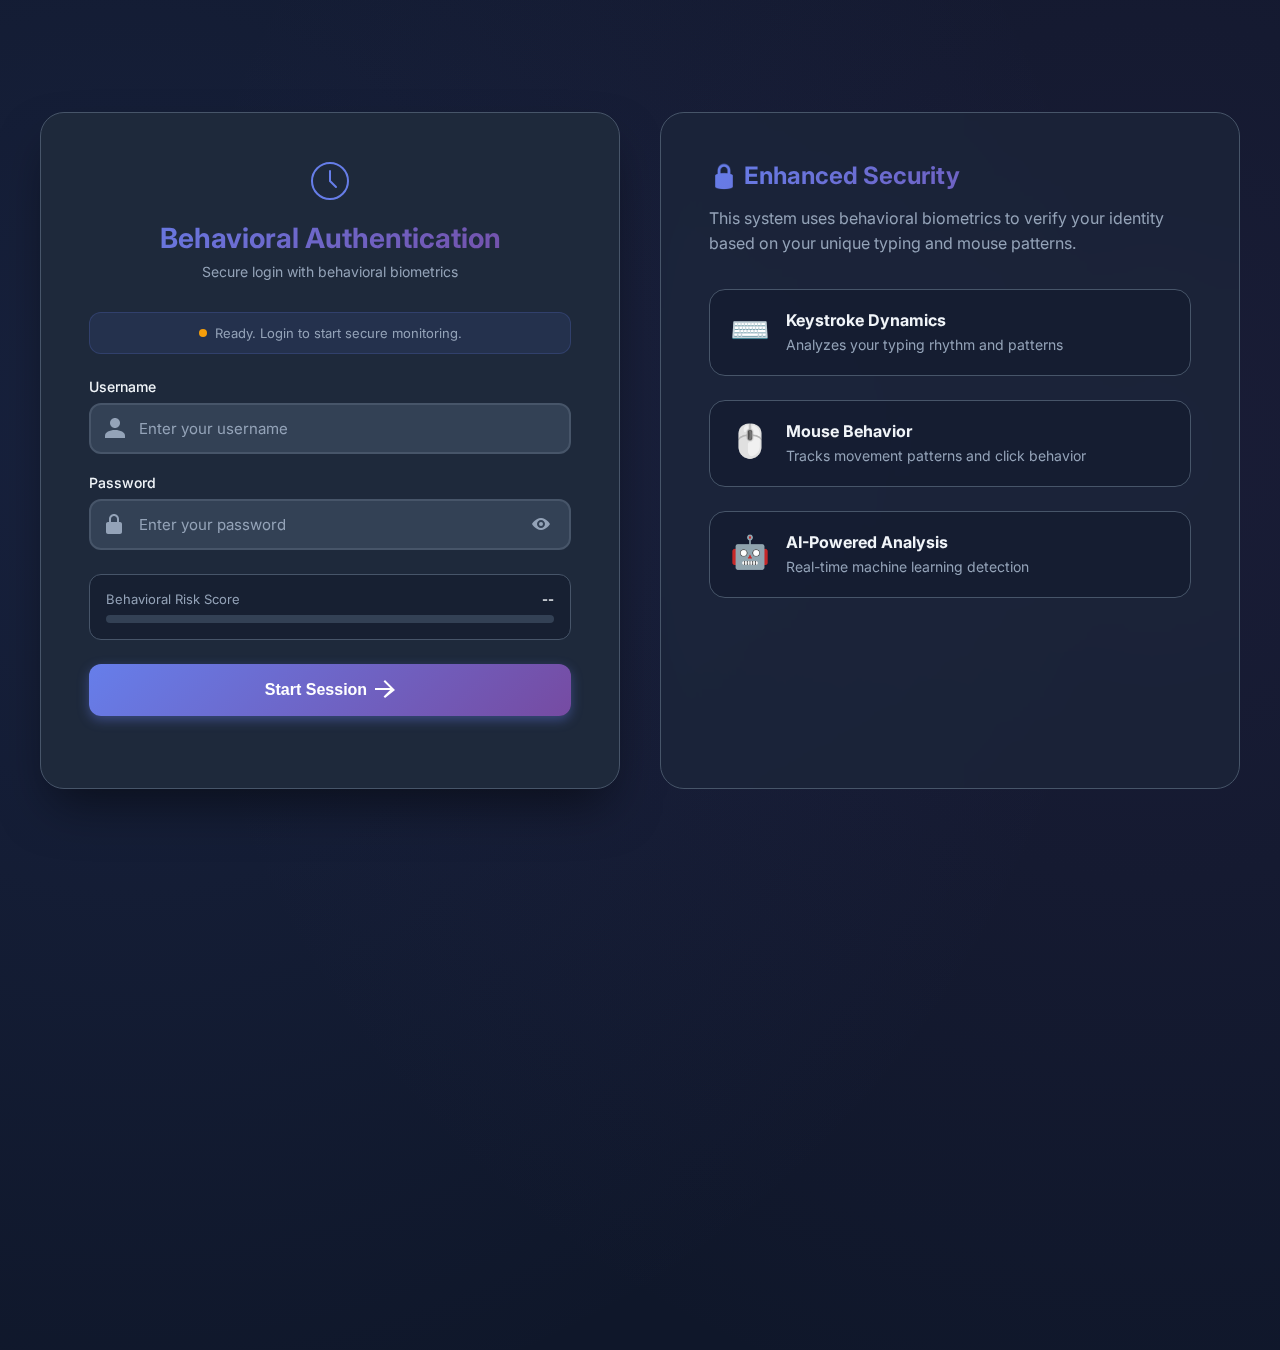
<file: frontend/dashboard/index.html>
<!DOCTYPE html>
<html lang="en">

<head>
    <meta charset="UTF-8">
    <meta name="viewport" content="width=device-width, initial-scale=1.0">
    <title>Freelancer Workspace</title>
    <link rel="stylesheet" href="style.css">
</head>

<body>
    <div class="app-shell">
        <aside class="sidebar">
            <div class="brand">Freelancer Workspace</div>
            <div class="user-box">
                <div><strong id="usernameText">User</strong></div>
                <div class="muted">Behavioral monitoring enabled</div>
            </div>
            <button id="newProjectBtn" class="secondary-btn">New Project</button>
            <ul id="projectList" class="project-list"></ul>
        </aside>

        <main class="main">
            <header class="topbar">
                <h1 id="projectTitle">Select or create a project</h1>
                <div class="risk-widget">
                    <span class="muted">Risk</span>
                    <strong id="riskScore">0.00</strong>
                </div>
            </header>

            <section class="task-create">
                <h2>Create Task</h2>
                <div class="task-form-grid">
                    <input id="taskTitleInput" type="text" placeholder="Task title">
                    <select id="taskPriorityInput">
                        <option value="low">Low</option>
                        <option value="medium" selected>Medium</option>
                        <option value="high">High</option>
                    </select>
                    <input id="taskDueDateInput" type="date">
                    <input id="taskAssigneeInput" type="text" placeholder="Assignee username (optional)">
                </div>
                <textarea id="taskDescriptionInput" placeholder="Task description"></textarea>
                <button id="createTaskBtn" class="primary-btn">Create Task</button>
            </section>

            <section class="board">
                <div class="column">
                    <h3>To Do</h3>
                    <div id="todoColumn" class="task-list"></div>
                </div>
                <div class="column">
                    <h3>In Progress</h3>
                    <div id="inProgressColumn" class="task-list"></div>
                </div>
                <div class="column">
                    <h3>Review</h3>
                    <div id="reviewColumn" class="task-list"></div>
                </div>
                <div class="column">
                    <h3>Done</h3>
                    <div id="doneColumn" class="task-list"></div>
                </div>
            </section>

            <div id="statusBar" class="status">Ready</div>
        </main>
    </div>

    <div id="modal" class="modal hidden">
        <div class="modal-card">
            <h3>Create Project</h3>
            <input id="projectNameInput" type="text" placeholder="Project name">
            <textarea id="projectDescriptionInput" placeholder="Project description (optional)"></textarea>
            <div class="modal-actions">
                <button id="cancelProjectBtn" class="secondary-btn">Cancel</button>
                <button id="saveProjectBtn" class="primary-btn">Save</button>
            </div>
        </div>
    </div>

    <script src="dashboard.js"></script>
</body>

</html>
</file>
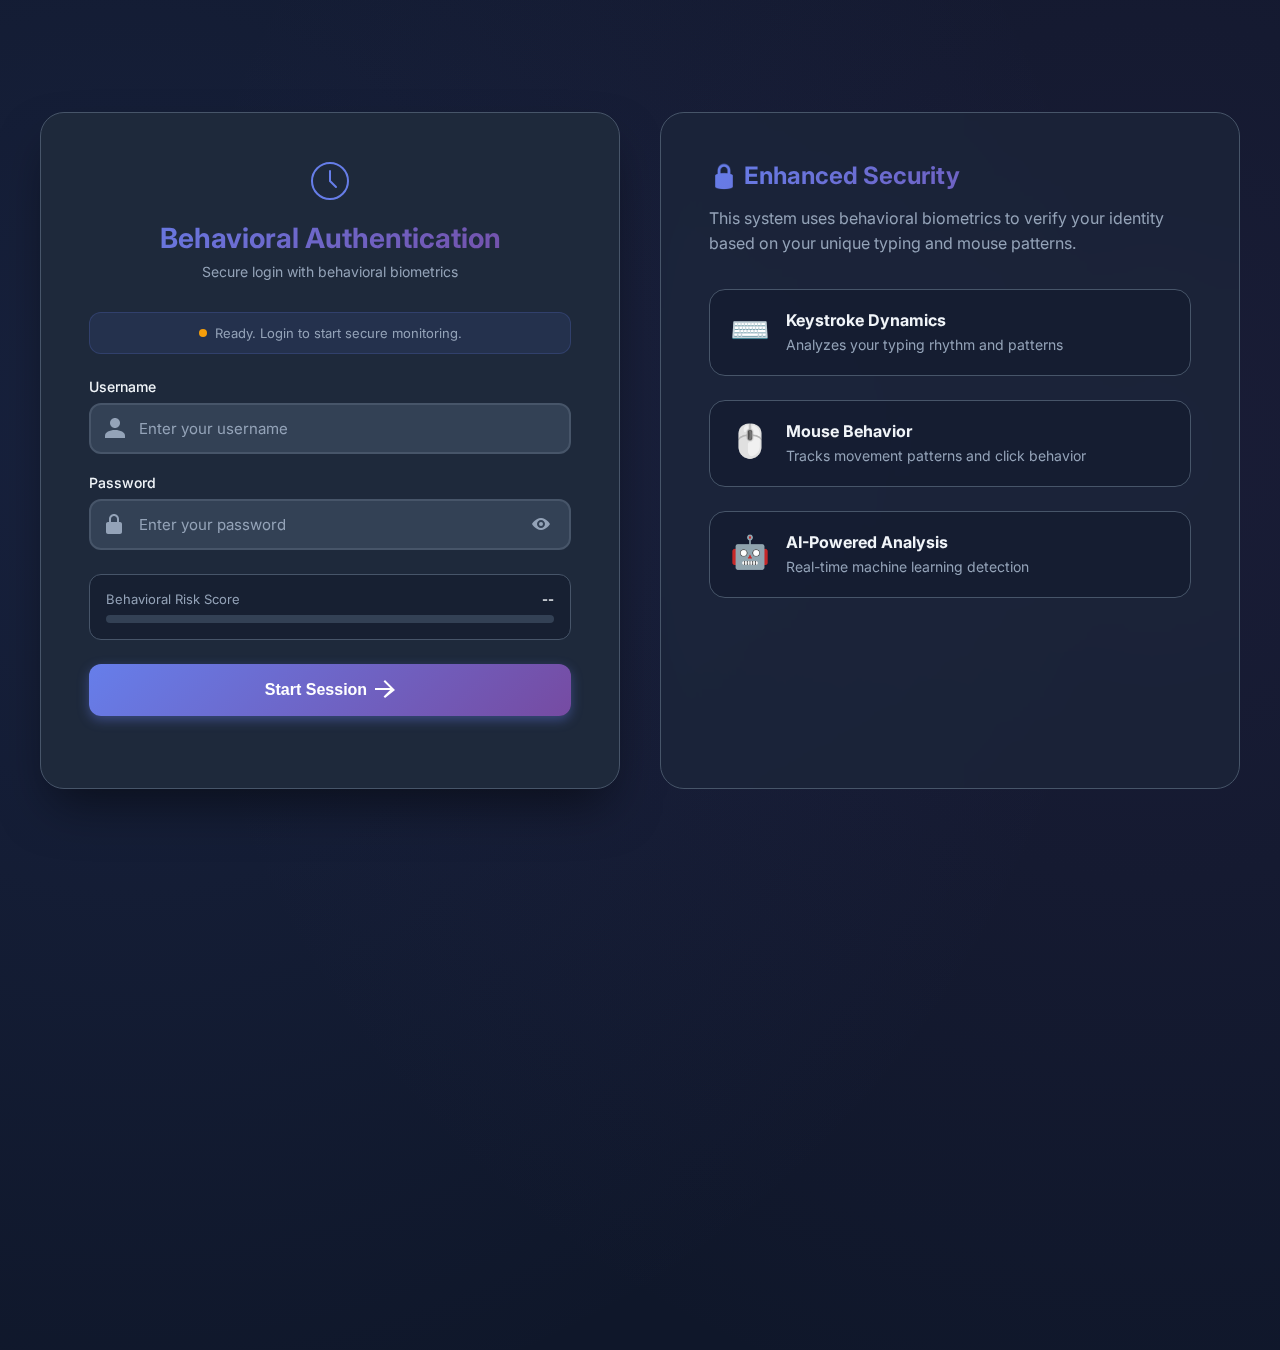
<file: frontend/calibration/calibration.html>
<!DOCTYPE html>
<html lang="en">

<head>
    <meta charset="UTF-8">
    <meta name="viewport" content="width=device-width, initial-scale=1.0">
    <title>Behavioral Calibration</title>
    <link rel="stylesheet" href="../login/login.css">
    <link href="https://fonts.googleapis.com/css2?family=Inter:wght@300;400;500;600;700&display=swap" rel="stylesheet">
    <style>
        .calibration-text {
            font-size: 1.2rem;
            line-height: 1.6;
            margin-bottom: 20px;
            padding: 15px;
            background: rgba(255, 255, 255, 0.05);
            border-radius: 8px;
            color: #e2e8f0;
            user-select: none;
        }

        .typing-area {
            width: 100%;
            height: 100px;
            background: rgba(255, 255, 255, 0.1);
            border: 1px solid rgba(255, 255, 255, 0.2);
            border-radius: 8px;
            padding: 12px;
            color: white;
            font-family: inherit;
            font-size: 1rem;
            resize: none;
            margin-bottom: 20px;
        }

        .typing-area:focus {
            outline: none;
            border-color: #667eea;
            background: rgba(255, 255, 255, 0.15);
        }

        .progress-container {
            margin-top: 15px;
            margin-bottom: 20px;
        }

        .progress-bar {
            height: 6px;
            background: rgba(255, 255, 255, 0.1);
            border-radius: 3px;
            overflow: hidden;
        }

        .progress-fill {
            height: 100%;
            width: 0%;
            background: linear-gradient(90deg, #667eea, #764ba2);
            transition: width 0.3s ease;
        }
    </style>
</head>

<body>
    <div class="container">
        <div class="login-card">
            <div class="header">
                <h1>Calibration</h1>
                <p class="subtitle">Please type the text below to calibrate your profile</p>
            </div>

            <div class="calibration-container">
                <div class="calibration-text" id="targetText">
                    The quick brown fox jumps over the lazy dog. Programming is the art of telling another human what
                    one wants the computer to do.
                </div>

                <textarea class="typing-area" id="typingInput" placeholder="Start typing here..."></textarea>

                <div class="progress-container">
                    <div class="progress-bar">
                        <div class="progress-fill" id="progressFill"></div>
                    </div>
                    <div style="text-align: right; font-size: 0.8rem; color: #a0aec0; margin-top: 5px;">
                        <span id="charCount">0</span> / <span id="totalChars">0</span>
                    </div>
                </div>

                <div class="status-indicator">
                    <div class="status-dot" id="statusDot"></div>
                    <span id="statusText">Calibration starts automatically. Begin typing.</span>
                </div>
            </div>
        </div>
    </div>

    <script src="calibration.js"></script>
</body>

</html>
</file>
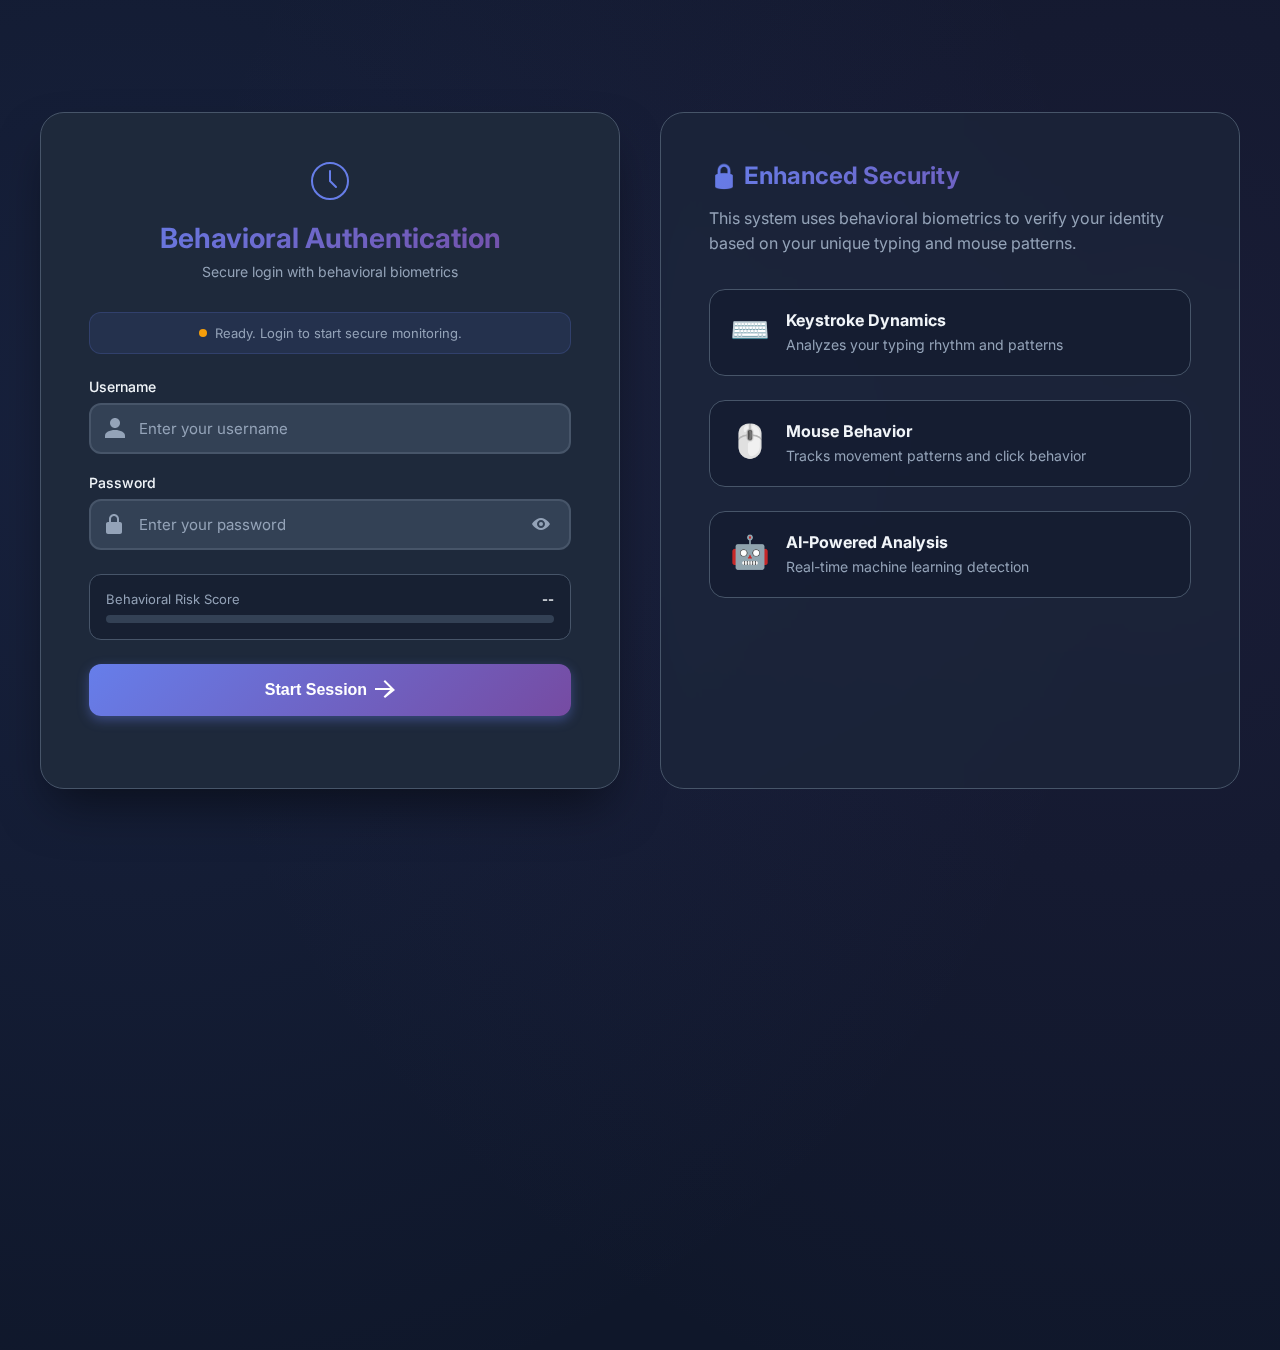
<file: frontend/login/login.html>
<!DOCTYPE html>
<html lang="en">

<head>
    <meta charset="UTF-8">
    <meta name="viewport" content="width=device-width, initial-scale=1.0">
    <title>Behavioral Authentication - Login</title>
    <link rel="stylesheet" href="login.css">
    <link href="https://fonts.googleapis.com/css2?family=Inter:wght@300;400;500;600;700&display=swap" rel="stylesheet">
</head>

<body>
    <div class="container">
        <div class="login-card">
            <div class="header">
                <div class="logo">
                    <svg width="40" height="40" viewBox="0 0 40 40" fill="none" xmlns="http://www.w3.org/2000/svg">
                        <circle cx="20" cy="20" r="18" stroke="url(#gradient)" stroke-width="2" />
                        <path d="M20 10V20L26 26" stroke="url(#gradient)" stroke-width="2" stroke-linecap="round" />
                        <defs>
                            <linearGradient id="gradient" x1="0" y1="0" x2="40" y2="40">
                                <stop offset="0%" stop-color="#667eea" />
                                <stop offset="100%" stop-color="#764ba2" />
                            </linearGradient>
                        </defs>
                    </svg>
                </div>
                <h1>Behavioral Authentication</h1>
                <p class="subtitle">Secure login with behavioral biometrics</p>
            </div>

            <div class="status-indicator">
                <div class="status-dot" id="statusDot"></div>
                <span id="statusText">Analyzing behavior...</span>
            </div>

            <form id="loginForm" class="login-form">
                <div class="form-group">
                    <label for="username">Username</label>
                    <div class="input-wrapper">
                        <svg class="input-icon" width="20" height="20" viewBox="0 0 20 20" fill="none">
                            <path
                                d="M10 10C12.7614 10 15 7.76142 15 5C15 2.23858 12.7614 0 10 0C7.23858 0 5 2.23858 5 5C5 7.76142 7.23858 10 10 10Z"
                                fill="currentColor" />
                            <path d="M10 12C4.477 12 0 14.477 0 17.5V20H20V17.5C20 14.477 15.523 12 10 12Z"
                                fill="currentColor" />
                        </svg>
                        <input type="text" id="username" name="username" placeholder="Enter your username" required
                            autocomplete="username">
                    </div>
                </div>



                <div class="form-group">
                    <label for="password">Password</label>
                    <div class="input-wrapper">
                        <svg class="input-icon" width="20" height="20" viewBox="0 0 20 20" fill="none">
                            <path
                                d="M15 8H14V5C14 2.24 11.76 0 9 0C6.24 0 4 2.24 4 5V8H3C1.9 8 1 8.9 1 10V18C1 19.1 1.9 20 3 20H15C16.1 20 17 19.1 17 18V10C17 8.9 16.1 8 15 8ZM9 2C10.66 2 12 3.34 12 5V8H6V5C6 3.34 7.34 2 9 2Z"
                                fill="currentColor" />
                        </svg>
                        <input type="password" id="password" name="password" placeholder="Enter your password" required
                            autocomplete="current-password">
                        <button type="button" class="toggle-password" id="togglePassword">
                            <svg width="20" height="20" viewBox="0 0 20 20" fill="none">
                                <path
                                    d="M10 4C4.5 4 1 10 1 10s3.5 6 9 6 9-6 9-6-3.5-6-9-6zm0 10c-2.2 0-4-1.8-4-4s1.8-4 4-4 4 1.8 4 4-1.8 4-4 4z"
                                    fill="currentColor" />
                                <circle cx="10" cy="10" r="2" fill="currentColor" />
                            </svg>
                        </button>
                    </div>
                </div>

                <div class="risk-score-container">
                    <div class="risk-label">
                        <span>Behavioral Risk Score</span>
                        <span id="riskValue">--</span>
                    </div>
                    <div class="risk-bar">
                        <div class="risk-fill" id="riskFill"></div>
                    </div>
                </div>

                <button type="submit" class="login-button" id="loginButton">
                    <span class="button-text">Start Session</span>
                    <svg class="button-icon" width="20" height="20" viewBox="0 0 20 20" fill="none">
                        <path d="M10 0L8.59 1.41L15.17 8H0V10H15.17L8.59 16.59L10 18L20 10L10 0Z" fill="currentColor" />
                    </svg>
                </button>
            </form>



            <div class="alert" id="alertBox" style="display: none;">
                <svg class="alert-icon" width="20" height="20" viewBox="0 0 20 20" fill="none">
                    <path
                        d="M10 0C4.48 0 0 4.48 0 10C0 15.52 4.48 20 10 20C15.52 20 20 15.52 20 10C20 4.48 15.52 0 10 0ZM11 15H9V13H11V15ZM11 11H9V5H11V11Z"
                        fill="currentColor" />
                </svg>
                <span id="alertMessage"></span>
            </div>
        </div>

        <div class="info-panel">
            <h2>🔒 Enhanced Security</h2>
            <p>This system uses behavioral biometrics to verify your identity based on your unique typing and mouse
                patterns.</p>

            <div class="features">
                <div class="feature">
                    <div class="feature-icon">⌨️</div>
                    <div class="feature-content">
                        <h3>Keystroke Dynamics</h3>
                        <p>Analyzes your typing rhythm and patterns</p>
                    </div>
                </div>
                <div class="feature">
                    <div class="feature-icon">🖱️</div>
                    <div class="feature-content">
                        <h3>Mouse Behavior</h3>
                        <p>Tracks movement patterns and click behavior</p>
                    </div>
                </div>
                <div class="feature">
                    <div class="feature-icon">🤖</div>
                    <div class="feature-content">
                        <h3>AI-Powered Analysis</h3>
                        <p>Real-time machine learning detection</p>
                    </div>
                </div>
            </div>
        </div>
    </div>

    <script src="login.js"></script>
</body>

</html>
</file>
<file: frontend/dashboard/style.css>
* {
    box-sizing: border-box;
}

body {
    margin: 0;
    font-family: "Inter", sans-serif;
    background: #f4f6f8;
    color: #1f2937;
}

.app-shell {
    display: grid;
    grid-template-columns: 280px 1fr;
    min-height: 100vh;
}

.sidebar {
    background: #111827;
    color: #f9fafb;
    padding: 20px;
}

.brand {
    font-size: 20px;
    font-weight: 700;
    margin-bottom: 18px;
}

.user-box {
    background: #1f2937;
    border-radius: 8px;
    padding: 12px;
    margin-bottom: 12px;
}

.project-list {
    list-style: none;
    margin: 12px 0 0;
    padding: 0;
    display: grid;
    gap: 8px;
}

.project-list li {
    padding: 10px;
    border-radius: 8px;
    background: #1f2937;
    cursor: pointer;
}

.project-list li.active {
    background: #2563eb;
}

.main {
    padding: 20px;
    display: grid;
    gap: 16px;
}

.topbar {
    display: flex;
    justify-content: space-between;
    align-items: center;
}

.risk-widget {
    background: #e0e7ff;
    color: #1e3a8a;
    border-radius: 8px;
    padding: 8px 12px;
}

.task-create, .board {
    background: #ffffff;
    border-radius: 12px;
    padding: 16px;
    box-shadow: 0 1px 2px rgba(0, 0, 0, 0.08);
}

.task-form-grid {
    display: grid;
    grid-template-columns: 2fr 1fr 1fr 1fr;
    gap: 8px;
    margin-bottom: 8px;
}

input, select, textarea, button {
    font: inherit;
}

input, select, textarea {
    border: 1px solid #d1d5db;
    border-radius: 8px;
    padding: 10px;
}

textarea {
    width: 100%;
    min-height: 72px;
}

.primary-btn, .secondary-btn {
    border: none;
    border-radius: 8px;
    padding: 10px 12px;
    cursor: pointer;
}

.primary-btn {
    background: #2563eb;
    color: white;
}

.secondary-btn {
    background: #e5e7eb;
    color: #111827;
}

.board {
    display: grid;
    grid-template-columns: repeat(4, 1fr);
    gap: 12px;
}

.column h3 {
    margin: 0 0 8px;
}

.task-list {
    min-height: 220px;
    display: grid;
    gap: 8px;
}

.task-card {
    border: 1px solid #e5e7eb;
    border-radius: 8px;
    padding: 10px;
    background: #fafafa;
}

.task-card .meta {
    font-size: 12px;
    color: #6b7280;
    margin-top: 6px;
}

.task-card .actions {
    margin-top: 8px;
    display: flex;
    gap: 6px;
    flex-wrap: wrap;
}

.status {
    font-size: 14px;
    color: #4b5563;
}

.muted {
    color: #9ca3af;
    font-size: 12px;
}

.modal {
    position: fixed;
    inset: 0;
    background: rgba(0, 0, 0, 0.45);
    display: grid;
    place-items: center;
}

.modal.hidden {
    display: none;
}

.modal-card {
    background: white;
    width: 480px;
    max-width: calc(100vw - 24px);
    border-radius: 12px;
    padding: 16px;
    display: grid;
    gap: 8px;
}

.modal-actions {
    display: flex;
    justify-content: flex-end;
    gap: 8px;
}

@media (max-width: 1100px) {
    .app-shell {
        grid-template-columns: 1fr;
    }
    .board {
        grid-template-columns: 1fr 1fr;
    }
    .task-form-grid {
        grid-template-columns: 1fr 1fr;
    }
}
</file>
<file: frontend/login/login.css>
* {
    margin: 0;
    padding: 0;
    box-sizing: border-box;
}

:root {
    --primary-gradient: linear-gradient(135deg, #667eea 0%, #764ba2 100%);
    --secondary-gradient: linear-gradient(135deg, #f093fb 0%, #f5576c 100%);
    --success-color: #10b981;
    --warning-color: #f59e0b;
    --danger-color: #ef4444;
    --bg-dark: #0f172a;
    --bg-card: #1e293b;
    --bg-input: #334155;
    --text-primary: #f1f5f9;
    --text-secondary: #94a3b8;
    --border-color: #475569;
    --shadow-lg: 0 20px 25px -5px rgba(0, 0, 0, 0.3), 0 10px 10px -5px rgba(0, 0, 0, 0.2);
    --shadow-xl: 0 25px 50px -12px rgba(0, 0, 0, 0.5);
}

body {
    font-family: 'Inter', -apple-system, BlinkMacSystemFont, 'Segoe UI', sans-serif;
    background: var(--bg-dark);
    color: var(--text-primary);
    min-height: 100vh;
    display: flex;
    align-items: center;
    justify-content: center;
    padding: 20px;
    position: relative;
    overflow-x: hidden;
}

body::before {
    content: '';
    position: absolute;
    top: -50%;
    left: -50%;
    width: 200%;
    height: 200%;
    background: radial-gradient(circle at 30% 50%, rgba(102, 126, 234, 0.1) 0%, transparent 50%),
                radial-gradient(circle at 70% 50%, rgba(118, 75, 162, 0.1) 0%, transparent 50%);
    animation: rotate 30s linear infinite;
    pointer-events: none;
}

@keyframes rotate {
    from { transform: rotate(0deg); }
    to { transform: rotate(360deg); }
}

.container {
    display: grid;
    grid-template-columns: 1fr 1fr;
    gap: 40px;
    max-width: 1200px;
    width: 100%;
    position: relative;
    z-index: 1;
}

.login-card {
    background: var(--bg-card);
    border-radius: 24px;
    padding: 48px;
    box-shadow: var(--shadow-xl);
    border: 1px solid var(--border-color);
    backdrop-filter: blur(10px);
    transition: transform 0.3s ease, box-shadow 0.3s ease;
}

.login-card:hover {
    transform: translateY(-4px);
    box-shadow: 0 30px 60px -15px rgba(102, 126, 234, 0.4);
}

.header {
    text-align: center;
    margin-bottom: 32px;
}

.logo {
    display: inline-block;
    margin-bottom: 16px;
    animation: pulse 2s ease-in-out infinite;
}

@keyframes pulse {
    0%, 100% { transform: scale(1); }
    50% { transform: scale(1.05); }
}

h1 {
    font-size: 28px;
    font-weight: 700;
    background: var(--primary-gradient);
    -webkit-background-clip: text;
    -webkit-text-fill-color: transparent;
    background-clip: text;
    margin-bottom: 8px;
}

.subtitle {
    color: var(--text-secondary);
    font-size: 14px;
    font-weight: 400;
}

.status-indicator {
    display: flex;
    align-items: center;
    justify-content: center;
    gap: 8px;
    padding: 12px;
    background: rgba(102, 126, 234, 0.1);
    border-radius: 12px;
    margin-bottom: 24px;
    border: 1px solid rgba(102, 126, 234, 0.2);
}

.status-dot {
    width: 8px;
    height: 8px;
    border-radius: 50%;
    background: var(--success-color);
    animation: blink 2s ease-in-out infinite;
}

@keyframes blink {
    0%, 100% { opacity: 1; }
    50% { opacity: 0.3; }
}

#statusText {
    font-size: 13px;
    color: var(--text-secondary);
}

.login-form {
    margin-bottom: 24px;
}

.form-group {
    margin-bottom: 20px;
}

label {
    display: block;
    margin-bottom: 8px;
    font-size: 14px;
    font-weight: 500;
    color: var(--text-primary);
}

.input-wrapper {
    position: relative;
    display: flex;
    align-items: center;
}

.input-icon {
    position: absolute;
    left: 16px;
    color: var(--text-secondary);
    pointer-events: none;
}

input {
    width: 100%;
    padding: 14px 16px 14px 48px;
    background: var(--bg-input);
    border: 2px solid var(--border-color);
    border-radius: 12px;
    color: var(--text-primary);
    font-size: 15px;
    font-family: inherit;
    transition: all 0.3s ease;
}

input:focus {
    outline: none;
    border-color: #667eea;
    background: #3d4d66;
    box-shadow: 0 0 0 4px rgba(102, 126, 234, 0.1);
}

input::placeholder {
    color: var(--text-secondary);
}

.toggle-password {
    position: absolute;
    right: 16px;
    background: none;
    border: none;
    color: var(--text-secondary);
    cursor: pointer;
    padding: 4px;
    display: flex;
    align-items: center;
    transition: color 0.3s ease;
}

.toggle-password:hover {
    color: var(--text-primary);
}

.risk-score-container {
    margin: 24px 0;
    padding: 16px;
    background: rgba(15, 23, 42, 0.5);
    border-radius: 12px;
    border: 1px solid var(--border-color);
}

.risk-label {
    display: flex;
    justify-content: space-between;
    margin-bottom: 8px;
    font-size: 13px;
    color: var(--text-secondary);
}

#riskValue {
    font-weight: 600;
    color: var(--text-primary);
}

.risk-bar {
    height: 8px;
    background: var(--bg-input);
    border-radius: 4px;
    overflow: hidden;
}

.risk-fill {
    height: 100%;
    width: 0%;
    background: var(--primary-gradient);
    border-radius: 4px;
    transition: width 0.5s ease, background 0.3s ease;
}

.risk-fill.low {
    background: linear-gradient(90deg, var(--success-color), #34d399);
}

.risk-fill.medium {
    background: linear-gradient(90deg, var(--warning-color), #fbbf24);
}

.risk-fill.high {
    background: linear-gradient(90deg, var(--danger-color), #f87171);
}

.login-button {
    width: 100%;
    padding: 16px;
    background: var(--primary-gradient);
    border: none;
    border-radius: 12px;
    color: white;
    font-size: 16px;
    font-weight: 600;
    cursor: pointer;
    display: flex;
    align-items: center;
    justify-content: center;
    gap: 8px;
    transition: all 0.3s ease;
    box-shadow: 0 4px 12px rgba(102, 126, 234, 0.4);
}

.login-button:hover {
    transform: translateY(-2px);
    box-shadow: 0 8px 20px rgba(102, 126, 234, 0.5);
}

.login-button:active {
    transform: translateY(0);
}

.login-button:disabled {
    opacity: 0.6;
    cursor: not-allowed;
}

.button-icon {
    transition: transform 0.3s ease;
}

.login-button:hover .button-icon {
    transform: translateX(4px);
}

.divider {
    text-align: center;
    margin: 24px 0;
    position: relative;
}

.divider::before,
.divider::after {
    content: '';
    position: absolute;
    top: 50%;
    width: 40%;
    height: 1px;
    background: var(--border-color);
}

.divider::before { left: 0; }
.divider::after { right: 0; }

.divider span {
    background: var(--bg-card);
    padding: 0 16px;
    color: var(--text-secondary);
    font-size: 13px;
}

.register-button {
    width: 100%;
    padding: 14px;
    background: transparent;
    border: 2px solid var(--border-color);
    border-radius: 12px;
    color: var(--text-primary);
    font-size: 15px;
    font-weight: 500;
    cursor: pointer;
    transition: all 0.3s ease;
}

.register-button:hover {
    border-color: #667eea;
    background: rgba(102, 126, 234, 0.1);
}

.alert {
    margin-top: 20px;
    padding: 14px 16px;
    border-radius: 12px;
    display: flex;
    align-items: center;
    gap: 12px;
    font-size: 14px;
    animation: slideIn 0.3s ease;
}

@keyframes slideIn {
    from {
        opacity: 0;
        transform: translateY(-10px);
    }
    to {
        opacity: 1;
        transform: translateY(0);
    }
}

.alert.success {
    background: rgba(16, 185, 129, 0.1);
    border: 1px solid rgba(16, 185, 129, 0.3);
    color: var(--success-color);
}

.alert.warning {
    background: rgba(245, 158, 11, 0.1);
    border: 1px solid rgba(245, 158, 11, 0.3);
    color: var(--warning-color);
}

.alert.error {
    background: rgba(239, 68, 68, 0.1);
    border: 1px solid rgba(239, 68, 68, 0.3);
    color: var(--danger-color);
}

.info-panel {
    background: rgba(30, 41, 59, 0.5);
    border-radius: 24px;
    padding: 48px;
    border: 1px solid var(--border-color);
    backdrop-filter: blur(10px);
}

.info-panel h2 {
    font-size: 24px;
    margin-bottom: 16px;
    background: var(--primary-gradient);
    -webkit-background-clip: text;
    -webkit-text-fill-color: transparent;
    background-clip: text;
}

.info-panel > p {
    color: var(--text-secondary);
    line-height: 1.6;
    margin-bottom: 32px;
}

.features {
    display: flex;
    flex-direction: column;
    gap: 24px;
}

.feature {
    display: flex;
    gap: 16px;
    padding: 20px;
    background: rgba(15, 23, 42, 0.5);
    border-radius: 16px;
    border: 1px solid var(--border-color);
    transition: all 0.3s ease;
}

.feature:hover {
    transform: translateX(8px);
    border-color: #667eea;
    background: rgba(102, 126, 234, 0.05);
}

.feature-icon {
    font-size: 32px;
    flex-shrink: 0;
}

.feature-content h3 {
    font-size: 16px;
    margin-bottom: 4px;
    color: var(--text-primary);
}

.feature-content p {
    font-size: 14px;
    color: var(--text-secondary);
    line-height: 1.5;
}

@media (max-width: 968px) {
    .container {
        grid-template-columns: 1fr;
    }
    
    .info-panel {
        order: -1;
    }
    
    .login-card {
        padding: 32px;
    }
}

@media (max-width: 480px) {
    .login-card,
    .info-panel {
        padding: 24px;
    }
    
    h1 {
        font-size: 24px;
    }
}
</file>
